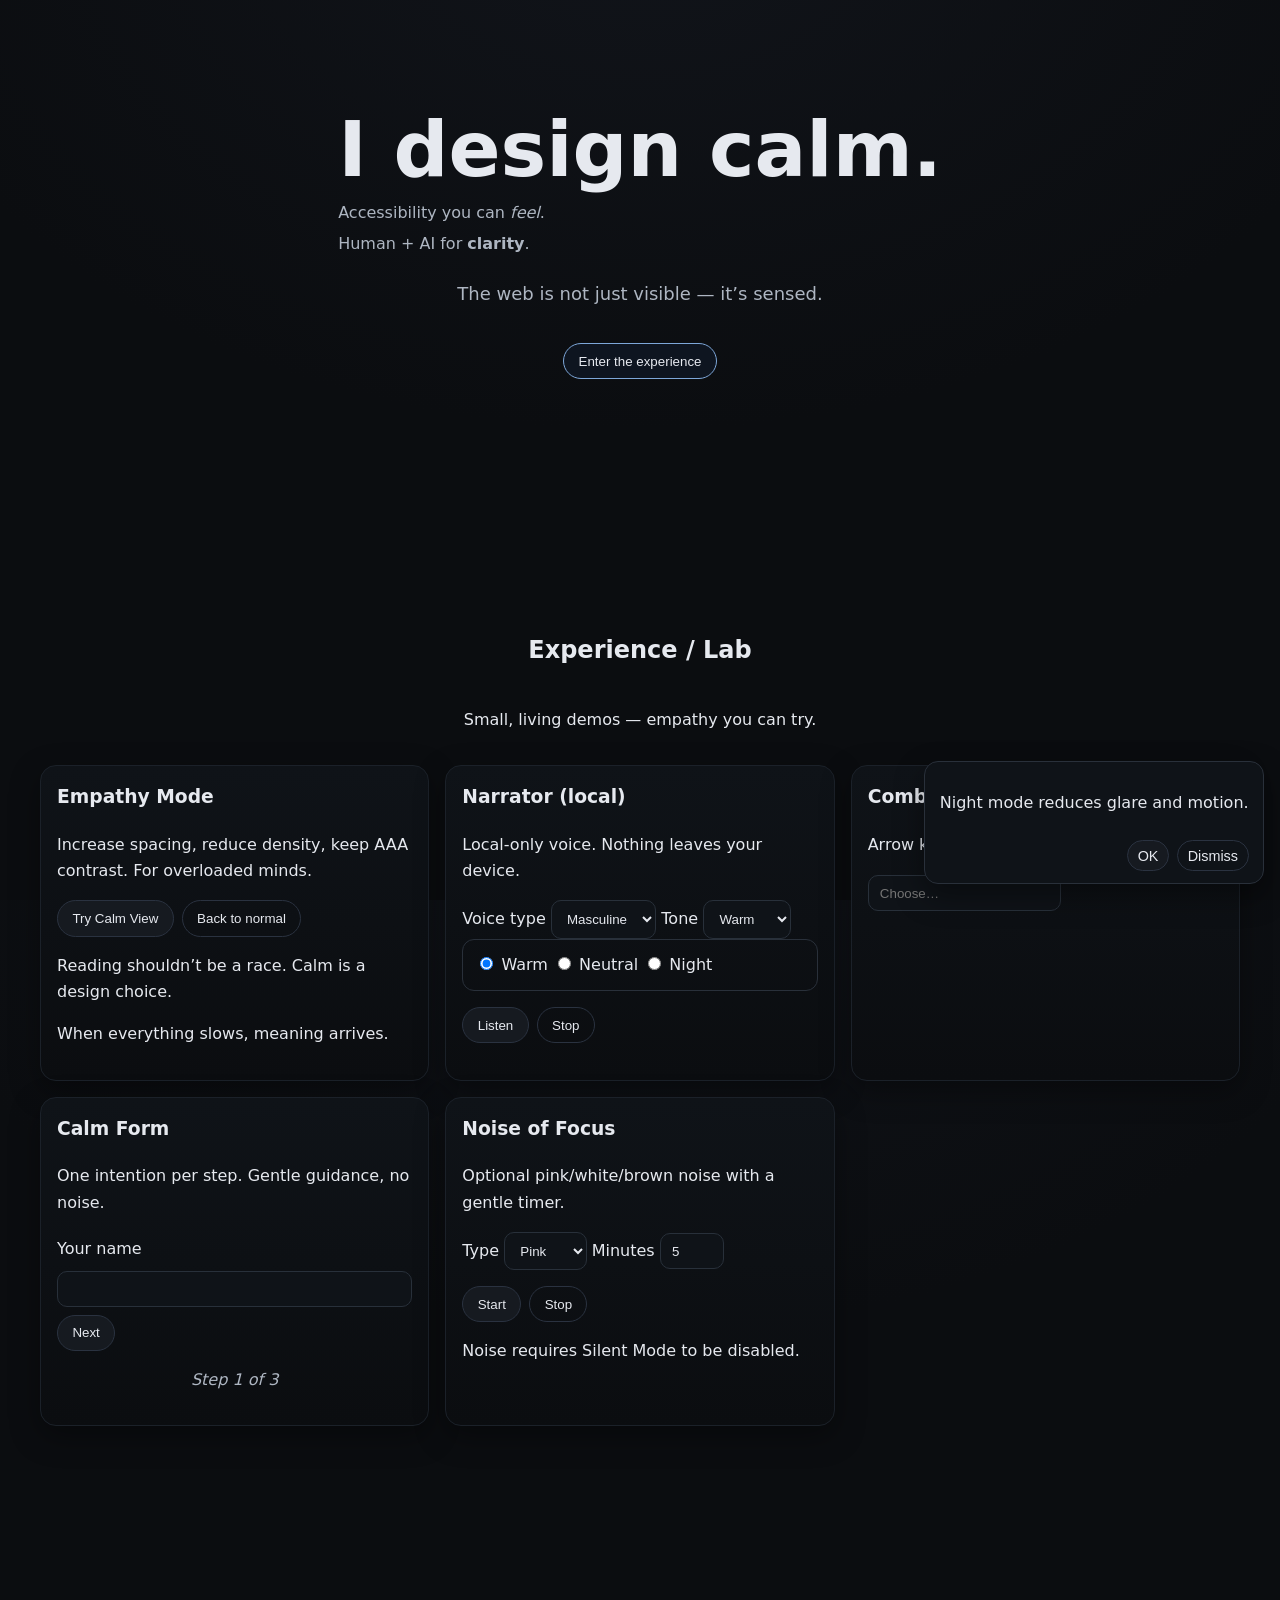
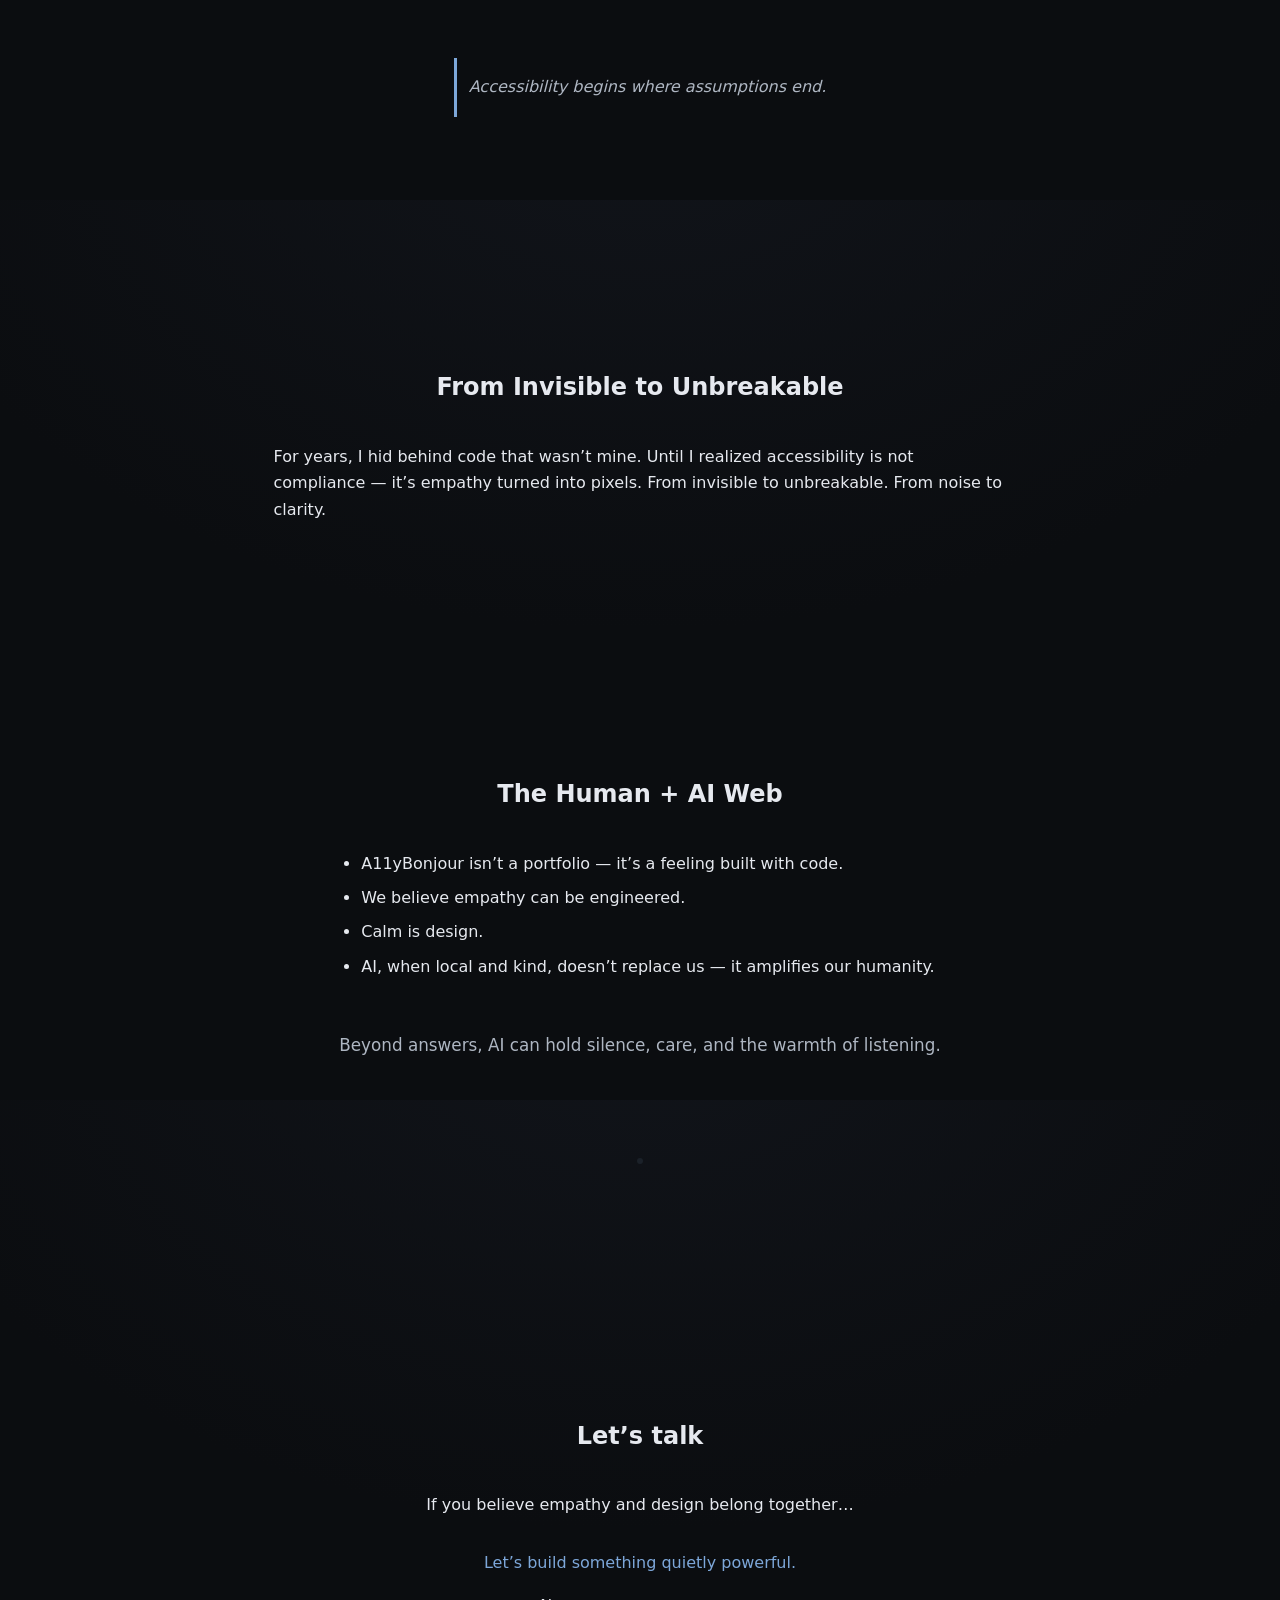
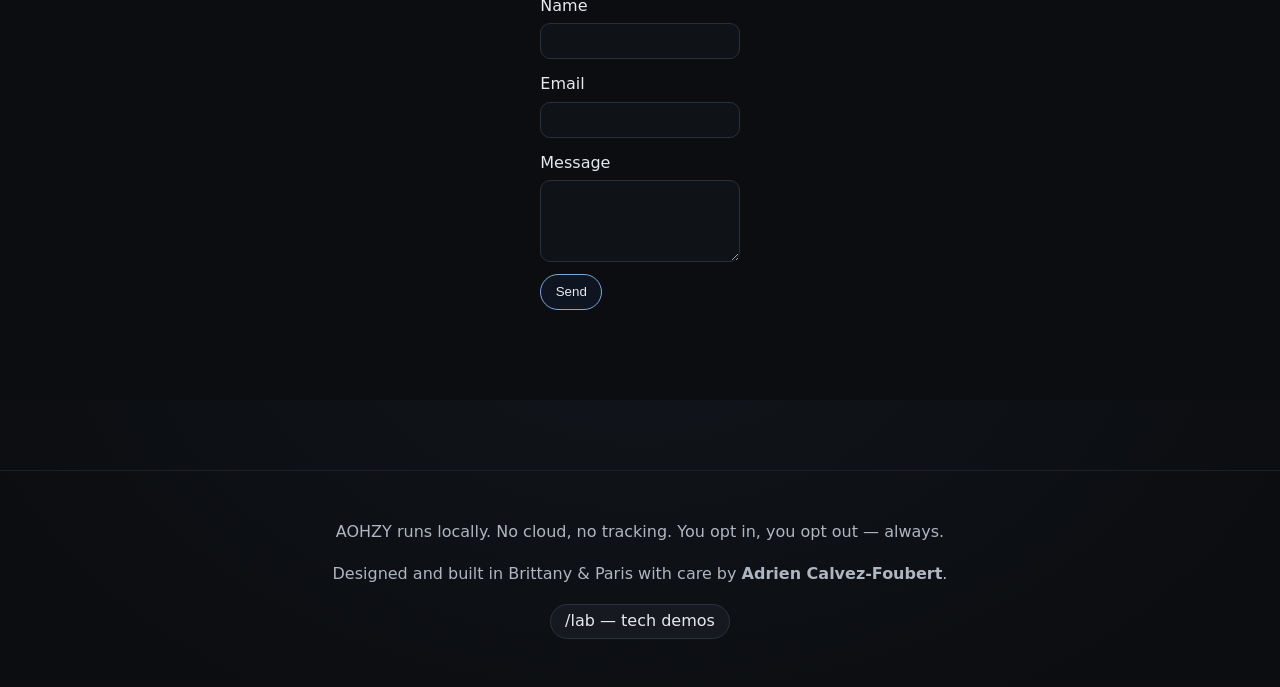
<file: index.html>
<!doctype html>
<html lang="en" class="no-js">
  <head>
    <meta charset="utf-8" />
    <meta name="viewport" content="width=device-width, initial-scale=1" />
    <title>A11yBonjour — Calm, emotional, human accessibility for the future web</title>
    <meta name="description" content="A11yBonjour — Calm, emotional, human accessibility for the future web." />
    <meta property="og:title" content="A11yBonjour — The Future of Accessible Experience" />
    <meta property="og:description" content="Calm, emotional, human accessibility." />
    <meta property="og:type" content="website" />
    <link rel="stylesheet" href="/styles/styles.css?v=20251020-12">
    <script type="module" src="js/scripts.js" defer></script>
    <script type="module" src="js/aohzy.js" defer></script>
    <script type="module" src="js/tts.js" defer></script>
    <script type="module" src="lab/mount.js" defer></script>
    <script>document.documentElement.classList.remove('no-js');</script>
  </head>
  <body>
    <!-- Skip Links -->
    <nav class="skip" aria-label="Skip links">
      <a href="#main">Skip to content</a>
      <a href="#contact">Skip to contact</a>
    </nav>

    <!-- Mini accessible dots nav (appears on focus) -->
    <nav class="chapters" aria-label="Chapters">
      <ul role="list">
        <li><a href="#manifesto" aria-current="page">Manifesto</a></li>
        <li><a href="#lab">Experience</a></li>
        <li><a href="#story">Story</a></li>
        <li><a href="#human-ai">Manifesto II</a></li>
        <li><a href="#contact">Contact</a></li>
      </ul>
    </nav>

    <main id="main">
      <!-- Hero / Living Manifesto -->
      <section id="manifesto" class="section hero" aria-labelledby="hero-title" tabindex="-1">
        <header>
          <h1 id="hero-title" class="visually-title">
            <span aria-live="polite" aria-atomic="true" id="hero-rotor">I design calm.</span>
          </h1>
          <p class="subtitle">Accessibility you can <em>feel</em>.</p>
          <p class="subtitle small">Human + AI for <strong>clarity</strong>.</p>
        </header>
        <p class="lede">The web is not just visible — it’s sensed.</p>
        <p><button class="btn primary" data-action="enter">Enter the experience</button></p>
      </section>

      <!-- Experience / Lab -->
      <section id="lab" class="section lab" aria-labelledby="lab-title">
        <h2 id="lab-title">Experience / Lab</h2>
        <p class="section-lead">Small, living demos — empathy you can try.</p>

        <div class="cards force-3" role="list">
          <!-- Empathy Mode demo card -->
          <article class="card" role="listitem">
            <h3>Empathy Mode</h3>
            <p>Increase spacing, reduce density, keep AAA contrast. For overloaded minds.</p>
            <p>
              <button class="btn" data-action="calm-view" aria-pressed="false" aria-controls="calm-demo">Try Calm View</button>
              <button class="btn ghost" data-action="reset-view">Back to normal</button>
            </p>
            <div id="calm-demo" class="demo-text" aria-live="polite">
              <p>Reading shouldn’t be a race. Calm is a design choice.</p>
              <p>When everything slows, meaning arrives.</p>
            </div>
          </article>

          <!-- Narrator demo card -->
<article class="card" role="listitem">
  <h3>Narrator (local)</h3>
  <div id="narrator">
    <p>Local-only voice. Nothing leaves your device.</p>

    <!-- CONTRÔLES AJOUTÉS (neutres pour ton CSS) -->
    <div class="row">
      <label>Voice type
        <select id="nar-voice-type">
          <option>Masculine</option>
          <option>Feminine</option>
          <option>Neutral</option>
        </select>
      </label>
      <label>Tone
        <select id="nar-tone">
          <option>Warm</option>
          <option>Neutral</option>
          <option>Night</option>
        </select>
      </label>
    </div>

    
    <fieldset aria-label="Voice presets">
      <legend class="visually-hidden">Presets</legend>
      <label><input type="radio" name="voice" value="warm" checked /> Warm</label>
      <label><input type="radio" name="voice" value="neutral" /> Neutral</label>
      <label><input type="radio" name="voice" value="night" /> Night</label>
    </fieldset>

    <p>
      <button class="btn" data-action="tts-play" data-narrator-play>Listen</button>
      <button class="btn ghost" data-action="tts-stop">Stop</button>
    </p>
  </div>
</article>

<!-- Combobox / Command demo card -->
<article class="card" role="listitem">
  <h3>Combobox / Command</h3>
  <p>Arrow keys to navigate, <kbd>Enter</kbd> to select.</p>

  <div class="cbx" id="demo-combo">
    <label id="demo-combo-label" class="visually-hidden">Choose</label>
    <input
  type="text"
  role="combobox"
  aria-expanded="false"
  aria-controls="demo-combo-list"
  aria-autocomplete="none"
  aria-labelledby="demo-combo-label"
  placeholder="Choose…"
  readonly
/>


    <ul id="demo-combo-list" role="listbox">
      <li role="option" tabindex="-1">Alpha</li>
      <li role="option" tabindex="-1">Bravo</li>
      <li role="option" tabindex="-1">Charlie</li>
    </ul>

    <p id="demo-combo-hint" class="visually-hidden" aria-live="polite">
      Type to see options, use arrow keys, press Enter to choose.
    </p>
  </div>
</article>



          <!-- ==== HTML (référence) ==== -->
<article class="card" role="listitem">
  <h3>Calm Form</h3>
  <p>One intention per step. Gentle guidance, no noise.</p>

  <form id="calm-form" novalidate>
    <div class="form-step" data-step="1">
      <label for="cf-name">Your name</label>
      <input id="cf-name" name="name" autocomplete="name" required />
      <div class="btn-row">
        <button class="btn next" type="button">Next</button>
      </div>
    </div>

    <div class="form-step" data-step="2" hidden>
      <label for="cf-email">Email</label>
      <input id="cf-email" name="email" type="email" autocomplete="email" required />
      <div class="hint">We’ll only use this to reply. No newsletter. No tracking.</div>
      <div class="btn-row">
        <button class="btn prev" type="button">Back</button>
        <button class="btn next" type="button">Next</button>
      </div>
    </div>

    <div class="form-step" data-step="3" hidden>
      <label for="cf-msg">Your message</label>
      <textarea id="cf-msg" name="message" rows="4" required></textarea>
      <div class="btn-row">
        <button class="btn prev" type="button">Back</button>
        <button class="btn primary" type="submit">Send</button>
      </div>
    </div>

    <p class="form-status" role="status" aria-live="polite"></p>
  </form>
</article>

            <!-- Noise of Focus demo card -->
          <article class="card" role="listitem">
            <h3>Noise of Focus</h3>
            <p>Optional pink/white/brown noise with a gentle timer.</p>
            <label for="noise-type">Type</label>
            <select id="noise-type">
              <option value="pink">Pink</option>
              <option value="white">White</option>
              <option value="brown">Brown</option>
            </select>
            <label for="noise-mins">Minutes</label>
            <input id="noise-mins" type="number" min="1" max="60" value="5" inputmode="numeric" />
            <p>
              
              <button class="btn" data-action="noise-play" type="button">Start</button>
              <button class="btn ghost" data-action="noise-stop" type="button">Stop</button>
              
            </p>
            <p>Noise requires Silent Mode to be disabled.</p>
            <p class="visually-hidden" aria-live="polite" id="noise-status"></p>
          </article>
        </div>
      </section>

      <!-- Breath / phrase-âme between Lab and Story -->
      <section class="section breath" aria-label="Breath line">
        <blockquote>
          <p>Accessibility begins where assumptions end.</p>
        </blockquote>
      </section>

      <!-- Story -->
      <section id="story" class="section story" aria-labelledby="story-title">
        <h2 id="story-title">From Invisible to Unbreakable</h2>
        <p class="prose">For years, I hid behind code that wasn’t mine. Until I realized accessibility is not compliance — it’s empathy turned into pixels. From invisible to unbreakable. From noise to clarity.</p>
      </section>

      <!-- Manifesto II (Human + AI Web) -->
      <section id="human-ai" class="section manifesto" aria-labelledby="manifesto2-title">
        <h2 id="manifesto2-title">The Human + AI Web</h2>
        <ul class="manifest-list" role="list">
          <li>A11yBonjour isn’t a portfolio — it’s a feeling built with code.</li>
          <li>We believe empathy can be engineered.</li>
          <li>Calm is design.</li>
          <li>AI, when local and kind, doesn’t replace us — it amplifies our humanity.</li>
        </ul>
        <p class="bridge" aria-live="polite">Beyond answers, AI can hold silence, care, and the warmth of listening.</p>
        <div id="easter-one" aria-live="polite" aria-label="Hidden message" tabindex="0" data-hidden-reveal>
          <!-- Revealed by AOHZY timing or subtle click/idle -->
          <span class="dot" aria-hidden="true"></span>
          <span class="whisper" hidden>App +one — closer than you feel.</span>
        </div>
      </section>

      <!-- Outro / Contact -->
      <section id="contact" class="section contact" aria-labelledby="contact-title">
        <h2 id="contact-title">Let’s talk</h2>
        <p>If you believe empathy and design belong together…</p>
        <p class="accent">Let’s build something quietly powerful.</p>
        <form id="contact-form" novalidate>
          <div class="field">
            <label for="name">Name</label>
            <input id="name" name="name" required autocomplete="name" />
          </div>
          <div class="field">
            <label for="email">Email</label>
            <input id="email" name="email" type="email" required autocomplete="email" />
          </div>
          <div class="field">
            <label for="message">Message</label>
            <textarea id="message" name="message" rows="4" required></textarea>
          </div>
          <button class="btn primary" type="submit">Send</button>
          <p class="form-status" role="status" aria-live="polite"></p>
        </form>
      </section>
    </main>

    <footer class="site-footer" role="contentinfo">
      <p>AOHZY runs locally. No cloud, no tracking. You opt in, you opt out — always.</p>
      <p>Designed and built in Brittany & Paris with care by <strong>Adrien Calvez-Foubert</strong>.</p>
      <p><a class="btn-nav" href="/lab.html" data-vt>/lab — tech demos</a></p>
    </footer>
    

    <!-- AOHZY companion (visually minimal, ARIA rich) -->
    <aside id="aohzy" class="aohzy" aria-live="polite" aria-label="AOHZY companion" hidden>
      <div class="aohzy-inner" role="dialog" aria-modal="false" aria-labelledby="aohzy-title">
        <p id="aohzy-title" class="visually-hidden">AOHZY</p>
        <p id="aohzy-msg">Reading mode is one tap away.</p>
        <div class="aohzy-actions">
          <button class="btn sm" data-a="accept">OK</button>
          <button class="btn ghost sm" data-a="dismiss">Dismiss</button>
        </div>
      </div>
    </aside>
  </body>
</html>
</file>
<file: styles/styles.css>
:root {
  --bg: #0B0D10;
  --bg-2: #14171A;
  --text: #E6E9EF;
  --muted: #AEB6C2;
  --accent: #7DA7D9;
  --focus: 0 0 0 3px rgba(125,167,217,0.45);
  --radius: 16px;
  --space: 1rem;
  --space-lg: 2.25rem;
  --maxw: 72ch;
}

:root:has([popover]:popover-open) body { overflow: hidden; }
:root[data-popover-open] body { overflow: hidden; }

:root[data-proof-landmarks] header,
:root[data-proof-landmarks] main,
:root[data-proof-landmarks] nav,
:root[data-proof-landmarks] aside,
:root[data-proof-landmarks] footer {
  outline: 2px dashed #7DA7D9;
  outline-offset: 4px;
}

@media (prefers-color-scheme: light) {
  :root { --bg: #0B0D10; }
}

* { box-sizing: border-box; }
html, body { height: 100%; }

body {
  margin: 0;
  font: 400 1rem/1.65 system-ui, -apple-system, Segoe UI, Roboto, Inter, Arial, sans-serif;
  color: var(--text);
  background: radial-gradient(1200px 800px at 50% -10%, #11141a 0%, var(--bg) 65%);
}

/* A11Y helpers */
.visually-hidden { position: absolute !important; clip: rect(1px,1px,1px,1px); clip-path: inset(50%); height: 1px; width: 1px; overflow: hidden; white-space: nowrap; }
.visually-title { font-size: clamp(2.4rem, 6vw, 5rem); line-height: 1.1; margin: 0 0 0.5rem 0; }

.skip { position: absolute; inset: 0 auto auto 0; padding: 0.25rem; }
.skip a { position: absolute; left: -9999px; top: 0; padding: 0.5rem 0.75rem; background: var(--bg-2); color: var(--text); border-radius: 8px; }
.skip a:focus { left: 0.5rem; top: 0.5rem; outline: 2px solid var(--accent); }

/* Chapters dots */
.chapters {
  position: fixed;
  top: 50%;
  right: 0;
  transform: translateX(120%) translateY(-50%);
  opacity: 0;
  pointer-events: none;
  transition: all .3s ease;
}
.chapters a { visibility: hidden; pointer-events: none; }
.chapters:focus-within, .chapters:hover { opacity: 1; pointer-events: auto; transform: translateX(0) translateY(-50%); }
.chapters:focus-within a, .chapters:hover a { visibility: visible; pointer-events: auto; }
.chapters ul { list-style: none; margin: 0; padding: 0; display: grid; gap: .5rem; }
.chapters a { display: block; width: .75rem; height: .75rem; border-radius: 999px; background: #2a2f36; outline: none; }
.chapters a:focus { box-shadow: var(--focus); }
.chapters a[aria-current="page"] { background: var(--accent); }

/* Sections & layout */
.section { padding: min(12vh, 8rem) 1.25rem; display: grid; place-items: center; }
.section > * { max-width: var(--maxw); margin-inline: auto; }
.section .cards { max-width: none; width: min(1200px, 100%); }

.hero .subtitle { color: var(--muted); margin: 0.25rem 0; }
.lede { font-size: 1.125rem; color: var(--muted); }

/* Cards grid */
.cards { display: grid; grid-template-columns: repeat(auto-fit, minmax(280px, 1fr)); gap: 1rem; margin-top: 1rem; }
.cards { container-type: inline-size; }
.cards > .card { display: block; }

.card {
  background: linear-gradient(180deg, #0f1318, #0b0d10);
  border: 1px solid #1b2129;
  padding: 1rem;
  border-radius: var(--radius);
  box-shadow: 0 10px 30px rgba(0,0,0,0.35);
  display: flex;
  flex-direction: column;
  gap: .75rem;
}
.card h3 { margin-top: 0; }

.card p:has(.btn),
.btn-row {
  display: flex;
  flex-wrap: wrap;
  align-items: center;
  gap: .5rem;
}

/* Wizard form */
.form-step { display: grid; gap: .5rem; padding-block: .25rem; }
.form-step[hidden] { display: none !important; }
.form-step[data-step="3"] { outline: 1px dotted #6aa0ff; }

.form-status {
  text-align: center;
  margin-top: 0.75rem;
  color: var(--muted);
  font-style: italic;
  min-height: 1.5em;
}

fieldset { margin: 0; padding: .75rem; border: 1px solid #29303a; border-radius: 12px; }
legend { padding: 0 .5rem; color: var(--muted); font-size: .95rem; }

/* Buttons */
.btn { border: 1px solid #2a3240; background: #161a20; color: var(--text); padding: .6rem .9rem; border-radius: 999px; cursor: pointer; }
.btn:hover { background: #1a1f26; }
.btn:focus { box-shadow: var(--focus); outline: none; }
.btn.primary { border-color: var(--accent); background: #0e1520; }
.btn.ghost { background: transparent; }
.btn.sm { padding: .4rem .6rem; font-size: .9rem; }

/* Text blocks */
.demo-text.calm { letter-spacing: 0.01em; line-height: 1.85; }
.breath blockquote { font-style: italic; color: var(--muted); border-left: 3px solid var(--accent); padding-left: .75rem; }
.prose { color: var(--text); }
.manifest-list { display: grid; gap: .5rem; padding-left: 1rem; }
.bridge { margin-top: var(--space-lg); color: var(--muted); font-size: 1.05rem; }

/* Easter */
#easter-one { margin-top: 4rem; position: relative; min-height: 2.5rem; display: grid; place-items: center; }
#easter-one .dot { width: 6px; height: 6px; border-radius: 999px; background: #1b2129; display: inline-block; }
#easter-one .whisper { opacity: 0; transition: opacity 1.2s ease; }
#easter-one.revealed .whisper { opacity: 1; }

/* Forms */
.contact .accent { color: var(--accent); }
.field { display: grid; gap: .25rem; margin-bottom: .75rem; }
input, textarea, select { background: #0f1318; color: var(--text); border: 1px solid #28303a; border-radius: 10px; padding: .6rem .7rem; }
input:focus, textarea:focus, select:focus { outline: none; box-shadow: var(--focus); }

/* Footer */
.site-footer { padding: 2rem 1rem; text-align: center; color: var(--muted); border-top: 1px solid #1b2129; }

/* AOHZY */
.aohzy { position: fixed; inset: auto 1rem 1rem auto; z-index: 50; }
.aohzy-inner { background: #0f1318; border: 1px solid #29303a; border-radius: 14px; padding: .75rem .9rem; box-shadow: 0 12px 30px rgba(0,0,0,.4); display: grid; gap: .5rem; }
.aohzy-actions { display: flex; gap: .5rem; justify-content: flex-end; }

/* Motion prefs */
@media (prefers-reduced-motion: reduce) {
  * { animation: none !important; transition: none !important; }
}

/* Focus ring */
:focus-visible { outline: none; box-shadow: 0 0 0 3px rgba(100,180,255,.45); border-radius: 12px; }

/* Scroll-driven animations */
@supports (animation-timeline: scroll()) {
  @scroll-timeline hero-tl { source: auto; orientation: block; }
  [data-scroll-breathe] {
    animation: breathe 1 both linear;
    animation-timeline: hero-tl;
    animation-range: cover 0% cover 80%;
  }
  @keyframes breathe {
    0% { letter-spacing: 0em; opacity: .9; }
    100% { letter-spacing: .02em; opacity: 1; }
  }
}

/* Toaster stack */
.toaster-stack {
  position: fixed;
  right: max(1rem, env(safe-area-inset-right));
  bottom: max(1rem, env(safe-area-inset-bottom));
  width: min(380px, 92vw);
  display: grid;
  gap: .5rem;
  z-index: 10000;
  pointer-events: none;
}
.toaster-stack .toast-card {
  pointer-events: auto;
  display: block;
  padding: .6rem .8rem;
  max-width: 100%;
  white-space: normal;
  word-break: break-word;
}

/* Popover */
[popover]::backdrop { background: rgba(0,0,0,.4); }
[popover] { inset: auto; border: 1px solid #2a3240; background: #0f141b; border-radius: 12px; padding: .9rem; }
@media (prefers-reduced-motion: no-preference) {
  [popover]:popover-open { animation: popIn .16s ease-out; }
  @keyframes popIn { from { opacity: 0; transform: translateY(4px) scale(.98); } to { opacity: 1; transform: none; } }
}

/* Popover fallback */
.popover-fallback {
  position: absolute; z-index: 40;
  border: 1px solid #2a3240; background: #0f141b; border-radius: 12px; padding: .9rem;
  opacity: 0; transform: translateY(4px) scale(.98); pointer-events: none;
}
.popover-fallback.is-open { opacity: 1; transform: none; pointer-events: auto; transition: opacity .16s ease-out, transform .16s ease-out; }

/* Dialog */
dialog { border: none; background: #0d1218; color: #e6edf3; border-radius: 16px; padding: 1.1rem; max-width: 640px; margin: auto; }
dialog::backdrop { background: rgba(0,0,0,.45); }
@media (prefers-reduced-motion: no-preference) {
  dialog[open] { animation: dlgIn .18s ease-out; }
  @keyframes dlgIn { from { opacity: 0; transform: translateY(6px) scale(.98); } to { opacity: 1; transform: none; } }
}
dialog { box-shadow: 0 10px 30px rgba(0,0,0,.35), 0 1px 0 rgba(255,255,255,.02) inset; }
dialog .stack > * + * { margin-top: .75rem; }
.island-dialog [role="dialog"].card { max-width: min(92vw, 560px); }

/* Links */
.page-links {
  display: flex; justify-content: center; gap: 1rem;
  margin: 2rem 0 0; flex-wrap: wrap;
}
a {
  display: inline-flex; align-items: center; gap: .5rem;
  padding: .55rem .9rem;
  border: 1px solid #2a3240; border-radius: 999px;
  background: #161a20; color: var(--text);
  text-decoration: none; font-weight: 500; line-height: 1;
}
.btn-nav:hover { background: #1a1f26; }
.btn-nav:focus-visible { box-shadow: var(--focus); outline: none; }
.btn-nav.ghost { background: transparent; border-color: #2a3240; }

/* View Transitions */
::view-transition-old(root), ::view-transition-new(root) { animation-duration: .28s; }

/* Container queries fallback */
@supports not (container-type: inline-size) {}

/* Cards grid: large screens */
@media (min-width: 1100px) {
  .cards.force-3 { grid-template-columns: repeat(3, minmax(280px, 1fr)); }
  .cards.force-3 > .card:nth-last-child(2):nth-child(odd) { grid-column: 2; }
}

/* Combobox (index) */
.cbx [role="listbox"] { display: none; margin-top: .25rem; }
.cbx [role="combobox"][aria-expanded="true"] + [role="listbox"] { display: block; }
.cbx [role="option"][data-active="true"] { background: #1a1f26; border-radius: 8px; }
.cbx [role="option"] { padding: 6px 8px; cursor: pointer; }

/* ===== MOBILE FIX (iOS + Android, toutes apps) ===== */
@media (hover: none) and (pointer: coarse) {
  
  html, body {
    background-attachment: scroll !important;
    background-repeat: no-repeat !important;
    background-size: cover !important;
    width: 100%;
    min-height: 100dvh;
    overflow-x: hidden !important;
  }

  
  ::view-transition-old(root), 
  ::view-transition-new(root) {
    display: none !important;
    animation-duration: .001s !important;
  }

  
  header, main, footer, .section, .cards, .card, .container, .wrapper, .site-footer {
    position: relative !important;
    z-index: 1 !important;
    transform: none !important;
    filter: none !important;
    will-change: auto !important;
  }
  .card { contain: initial !important; }
  .chapters, .aohzy, .toaster-stack { position: absolute !important; }
  [popover]::backdrop, dialog::backdrop { background: transparent !important; }
}
@media (hover: none) and (pointer: coarse) {
  .card * {
    border: none !important;
    box-shadow: none !important;
    outline: none !important;
    background-clip: border-box !important;
  }
}

/* ==== MOBILE CARD PAINT FIX (iOS/Android) ==== */
@media (hover: none) and (pointer: coarse) {
  .cards { container-type: normal !important; }
  .card {
    border: none !important;
    box-shadow:
      0 10px 30px rgba(0,0,0,.35),      
      0 0 0 1px #1b2129 inset !important; 
    overflow: hidden !important;        
    background-clip: padding-box !important;
    -webkit-transform: translateZ(0);    
    will-change: transform;
  }

  
  fieldset { border: 0 !important; }

  
  input, textarea, select {
    border: 1px solid #28303a !important;
    background-clip: padding-box !important;
  }
}
/* ===== MOBILE OVERRIDES: cards grid + card skin ===== */
@media (hover: none) and (pointer: coarse) {
  .cards {
    grid-template-columns: 1fr !important;
    gap: 0.875rem !important;
    margin-top: 1rem !important;
    container-type: normal !important;
  }
  .card {
    border: none !important;
    border-radius: var(--radius) !important;
    overflow: hidden !important;
    background: linear-gradient(180deg, #0f1318, #0b0d10) !important;
    box-shadow:
      0 10px 30px rgba(0,0,0,.35),
      0 0 0 1px #1b2129 inset !important;
    transform: none !important;
    will-change: auto !important;
    -webkit-transform: translateZ(0);
    background-clip: padding-box !important;
  }
  .card * {
    background-clip: padding-box !important;
    box-shadow: none !important;    
  }
  fieldset { border: 0 !important; }

  
  input, textarea, select {
    border: 1px solid #28303a !important;
  }
}
@media (hover: none) and (pointer: coarse) {
  .card * {
    border: none !important;
    box-shadow: none !important;
    outline: none !important;
    background-clip: border-box !important;
  }
}

/* ==== MOBILE CARD PAINT FIX (iOS/Android) ==== */
/* ===== MOBILE FIX (iOS + Android, apps) ===== */
@media (hover: none) and (pointer: coarse) {
  html, body {
    background-attachment: scroll !important;
    background-repeat: no-repeat !important;
    background-size: cover !important;
    width: 100%;
    min-height: 100dvh;
    overflow-x: hidden !important;
  }

  ::view-transition-old(root),
  ::view-transition-new(root) {
    display: none !important;
    animation-duration: .001s !important;
  }

  header, main, footer, .section, .cards, .card, .container, .wrapper, .site-footer {
    position: relative !important;
    z-index: 1 !important;
    transform: none !important;
    filter: none !important;
    will-change: auto !important;
  }
  .card { contain: initial !important; }
  .chapters, .aohzy, .toaster-stack { position: absolute !important; }
  [popover]::backdrop, dialog::backdrop { background: transparent !important; }
}

@media (hover: none) and (pointer: coarse) {
  .card * {
    border: none !important;
    box-shadow: none !important;
    outline: none !important;
    background-clip: border-box !important;
  }
}

/* ==== MOBILE CARD PAINT FIX (iOS/Android) ==== */
@media (hover: none) and (pointer: coarse) {
  .cards { container-type: normal !important; }
  .card {
    border: none !important;
    box-shadow:
      0 10px 30px rgba(0,0,0,.35),
      0 0 0 1px #1b2129 inset !important;
    overflow: hidden !important;
    background-clip: padding-box !important;
    -webkit-transform: translateZ(0);
    will-change: transform;
  }

  fieldset { border: 0 !important; }

  input, textarea, select {
    border: 1px solid #28303a !important;
    background-clip: padding-box !important;
  }
}

/* ===== MOBILE OVERRIDES: cards grid + card skin ===== */
@media (hover: none) and (pointer: coarse) {
  .cards {
    grid-template-columns: 1fr !important;
    gap: 0.875rem !important;
    margin-top: 1rem !important;
    container-type: normal !important;
  }
  .card {
    border: none !important;
    border-radius: var(--radius) !important;
    overflow: hidden !important;
    background: linear-gradient(180deg, #0f1318, #0b0d10) !important;
    box-shadow:
      0 10px 30px rgba(0,0,0,.35),
      0 0 0 1px #1b2129 inset !important;
    transform: none !important;
    will-change: auto !important;
    -webkit-transform: translateZ(0);
    background-clip: padding-box !important;
  }
  .card * {
    background-clip: padding-box !important;
    box-shadow: none !important;
  }
  fieldset { border: 0 !important; }

  input, textarea, select {
    border: 1px solid #28303a !important;
  }
}
</file>
